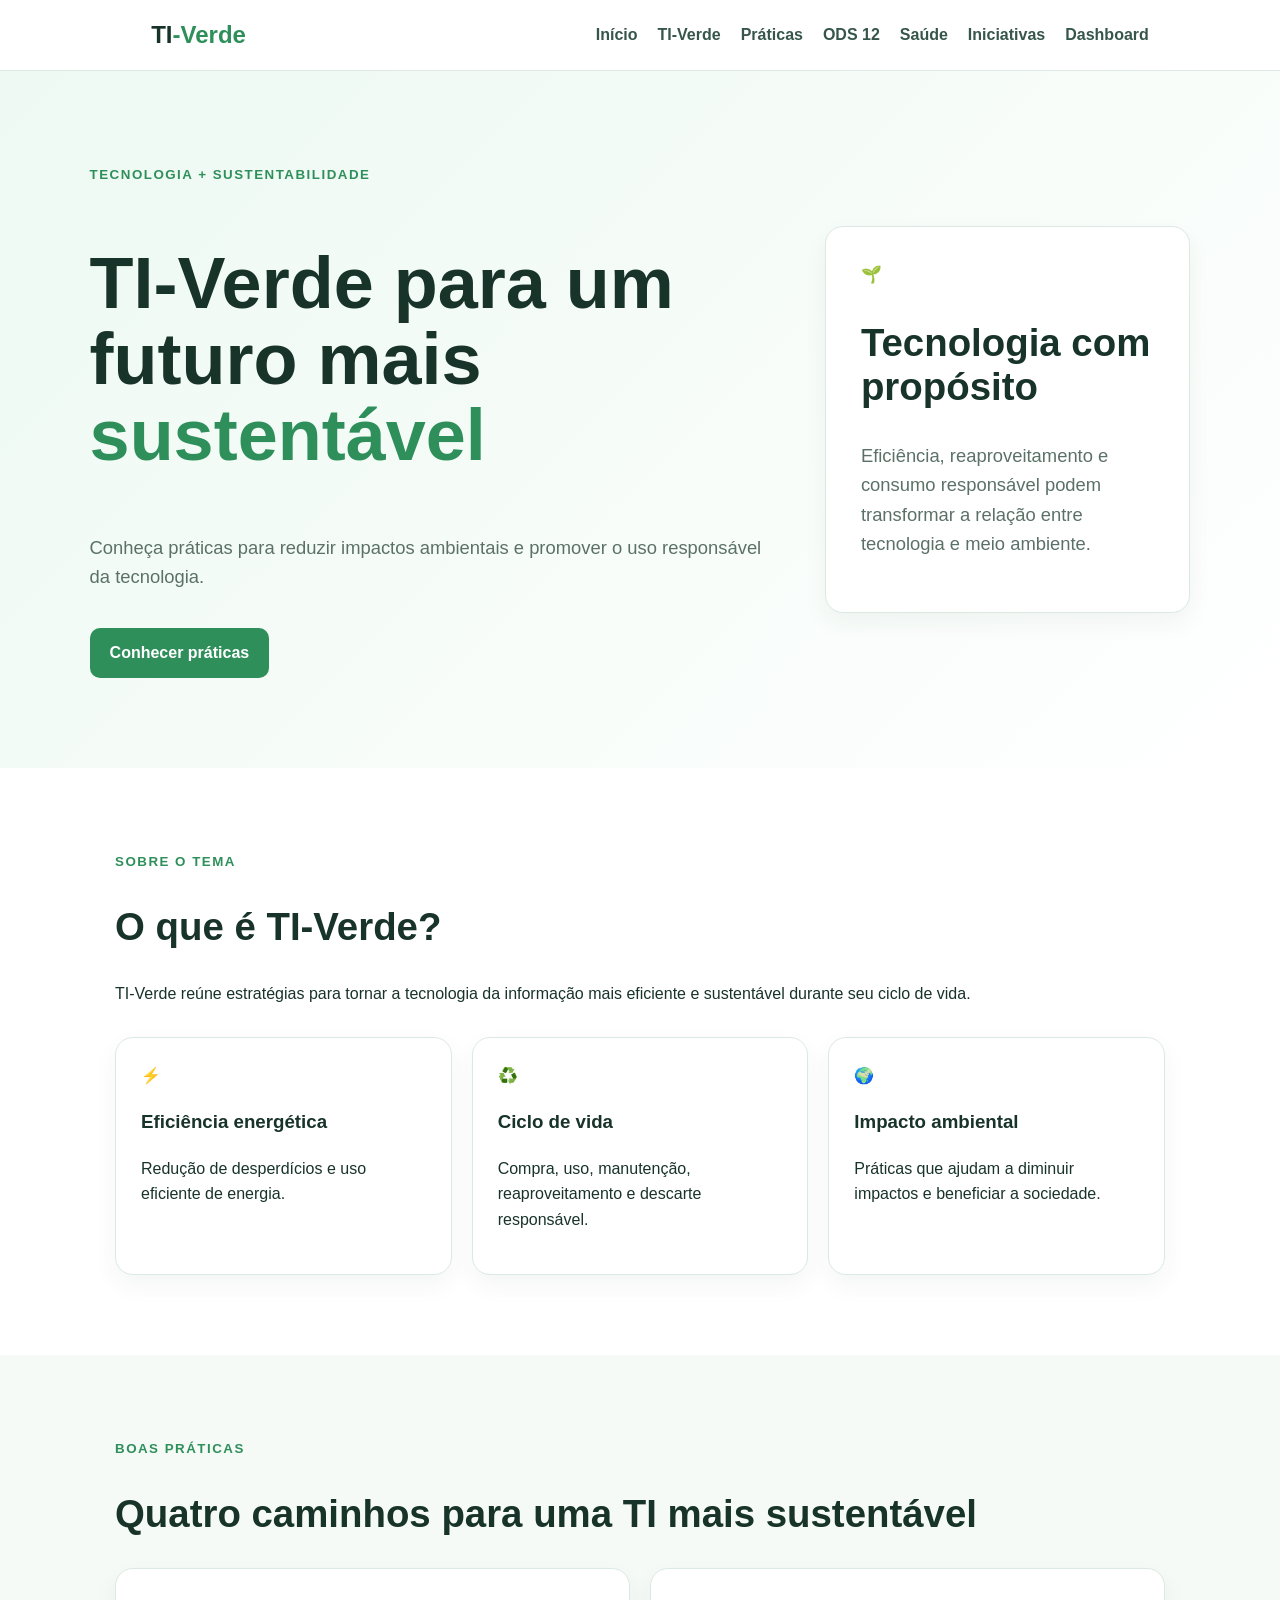
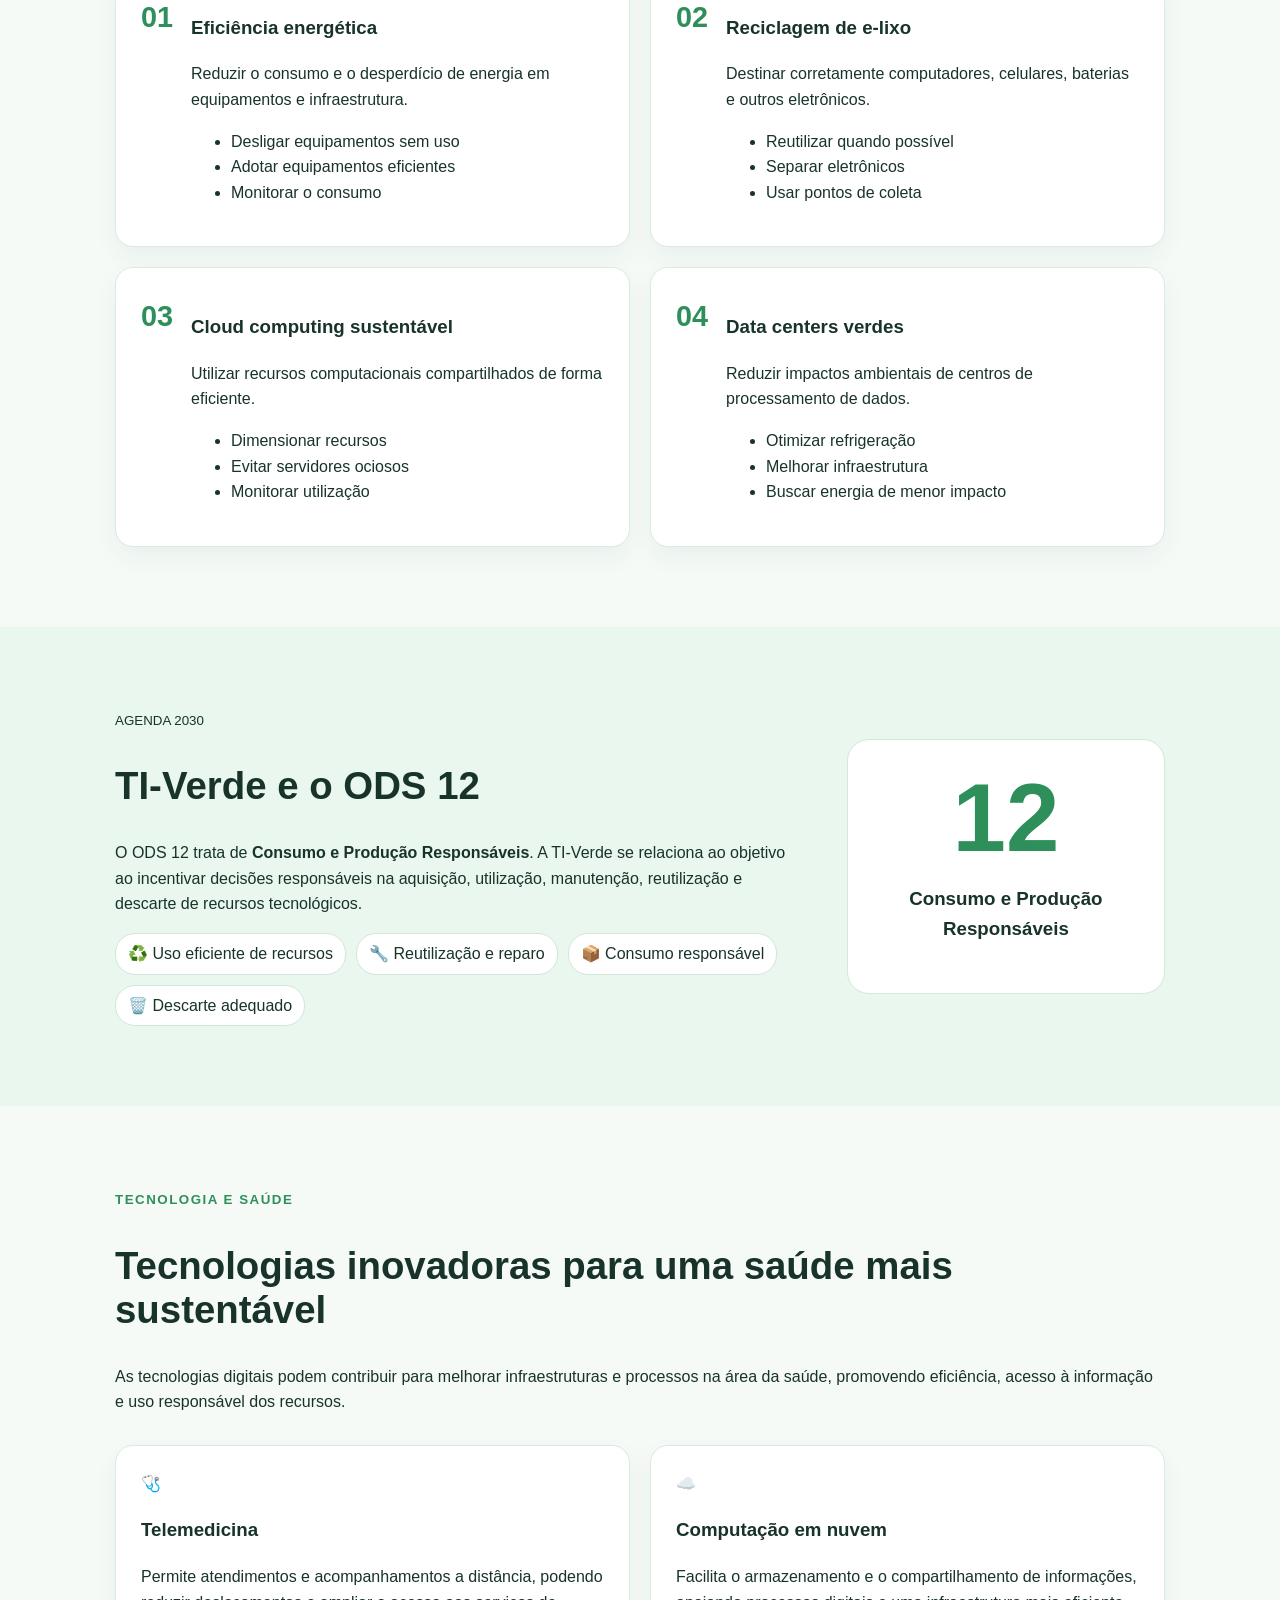
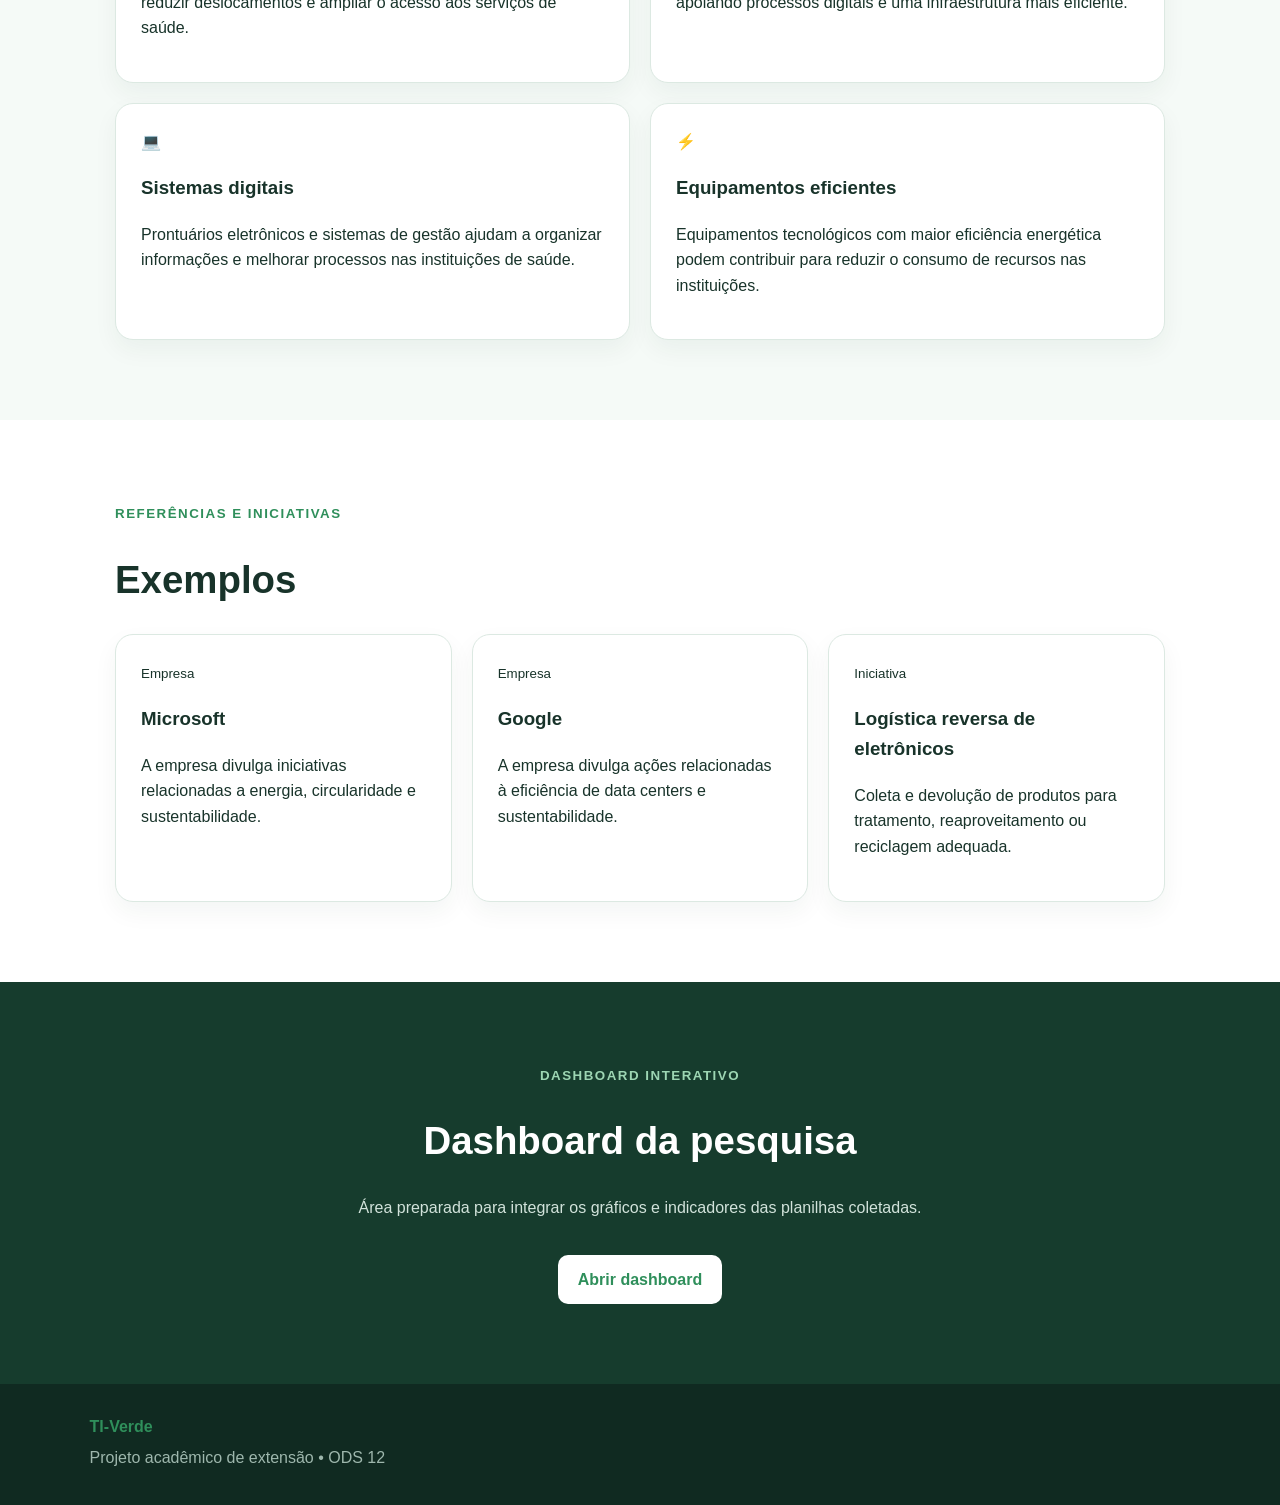
<file: index.html>
<!DOCTYPE html><html lang="pt-BR"><head><meta charset="UTF-8"><meta name="viewport" content="width=device-width,initial-scale=1"><title>TI-Verde | Tecnologia e Sustentabilidade</title><link rel="stylesheet" href="style.css"></head><body><header><nav><a class="logo" href="#inicio">TI<span>-Verde</span></a><button id="menu">☰</button><div id="links"><a href="#inicio">Início</a><a href="#conceito">TI-Verde</a><a href="#praticas">Práticas</a><a href="#ods12">ODS 12</a><a href="#saude">Saúde</a><a href="#iniciativas">Iniciativas</a><a href="#dashboard">Dashboard</a></div></nav></header><main><section id="inicio" class="hero"><div><small>TECNOLOGIA + SUSTENTABILIDADE</small><h1>TI-Verde para um futuro mais <b>sustentável</b></h1><p>Conheça práticas para reduzir impactos ambientais e promover o uso responsável da tecnologia.</p><a class="btn" href="#praticas">Conhecer práticas</a></div><div class="card destaque">🌱<h2>Tecnologia com propósito</h2><p>Eficiência, reaproveitamento e consumo responsável podem transformar a relação entre tecnologia e meio ambiente.</p></div></section><section id="conceito"><small>SOBRE O TEMA</small><h2>O que é TI-Verde?</h2><p>TI-Verde reúne estratégias para tornar a tecnologia da informação mais eficiente e sustentável durante seu ciclo de vida.</p><div class="grid"><article class="card">⚡<h3>Eficiência energética</h3><p>Redução de desperdícios e uso eficiente de energia.</p></article><article class="card">♻️<h3>Ciclo de vida</h3><p>Compra, uso, manutenção, reaproveitamento e descarte responsável.</p></article><article class="card">🌍<h3>Impacto ambiental</h3><p>Práticas que ajudam a diminuir impactos e beneficiar a sociedade.</p></article></div></section><section id="praticas" class="alt"><small>BOAS PRÁTICAS</small><h2>Quatro caminhos para uma TI mais sustentável</h2><div id="praticas-grid" class="grid"></div></section><section id="ods12" class="ods"><div><small>AGENDA 2030</small><h2>TI-Verde e o ODS 12</h2><p>O ODS 12 trata de <strong>Consumo e Produção Responsáveis</strong>. A TI-Verde se relaciona ao objetivo ao incentivar decisões responsáveis na aquisição, utilização, manutenção, reutilização e descarte de recursos tecnológicos.</p><div class="pills"><span>♻️ Uso eficiente de recursos</span><span>🔧 Reutilização e reparo</span><span>📦 Consumo responsável</span><span>🗑️ Descarte adequado</span></div></div><div class="odsbox"><strong>12</strong><h3>Consumo e Produção Responsáveis</h3></div></section><section id="saude" class="alt"><small>TECNOLOGIA E SAÚDE</small><h2>Tecnologias inovadoras para uma saúde mais sustentável</h2><p>As tecnologias digitais podem contribuir para melhorar infraestruturas e processos na área da saúde, promovendo eficiência, acesso à informação e uso responsável dos recursos.</p><div class="grid"><article class="card">🩺<h3>Telemedicina</h3><p>Permite atendimentos e acompanhamentos a distância, podendo reduzir deslocamentos e ampliar o acesso aos serviços de saúde.</p></article><article class="card">☁️<h3>Computação em nuvem</h3><p>Facilita o armazenamento e o compartilhamento de informações, apoiando processos digitais e uma infraestrutura mais eficiente.</p></article><article class="card">💻<h3>Sistemas digitais</h3><p>Prontuários eletrônicos e sistemas de gestão ajudam a organizar informações e melhorar processos nas instituições de saúde.</p></article><article class="card">⚡<h3>Equipamentos eficientes</h3><p>Equipamentos tecnológicos com maior eficiência energética podem contribuir para reduzir o consumo de recursos nas instituições.</p></article></div></section><section id="iniciativas"><small>REFERÊNCIAS E INICIATIVAS</small><h2>Exemplos</h2><div id="iniciativas-grid" class="grid"></div></section><section id="dashboard" class="dark"><small>DASHBOARD INTERATIVO</small><h2>Dashboard da pesquisa</h2><p>Área preparada para integrar os gráficos e indicadores das planilhas coletadas.</p><a class="btn light" href="dashboard_ti_verde.html">Abrir dashboard</a></section></main><footer><b>TI-Verde</b><p>Projeto acadêmico de extensão • ODS 12</p></footer><script src="script.js"></script></body></html>
</file>
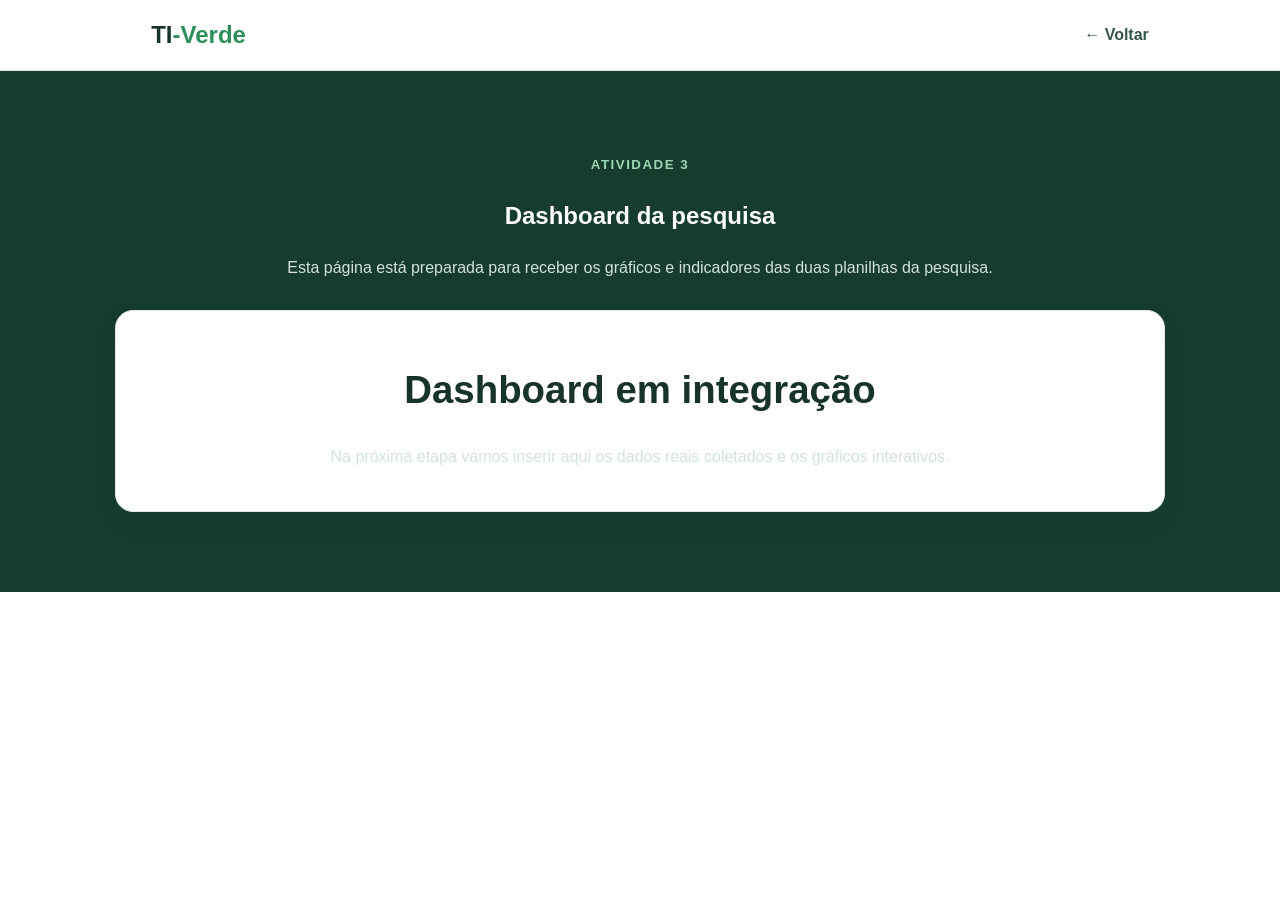
<file: dashboard.html>
<!doctype html><html lang="pt-BR"><head><meta charset="utf-8"><meta name="viewport" content="width=device-width,initial-scale=1"><title>Dashboard | TI-Verde</title><link rel="stylesheet" href="style.css"></head><body><header><nav><a class="logo" href="index.html">TI<span>-Verde</span></a><a href="index.html">← Voltar</a></nav></header><section class="dark"><small>ATIVIDADE 3</small><h1>Dashboard da pesquisa</h1><p>Esta página está preparada para receber os gráficos e indicadores das duas planilhas da pesquisa.</p><div class="card" style="color:#18332a;margin-top:30px"><h2>Dashboard em integração</h2><p>Na próxima etapa vamos inserir aqui os dados reais coletados e os gráficos interativos.</p></div></section></body></html>
</file>
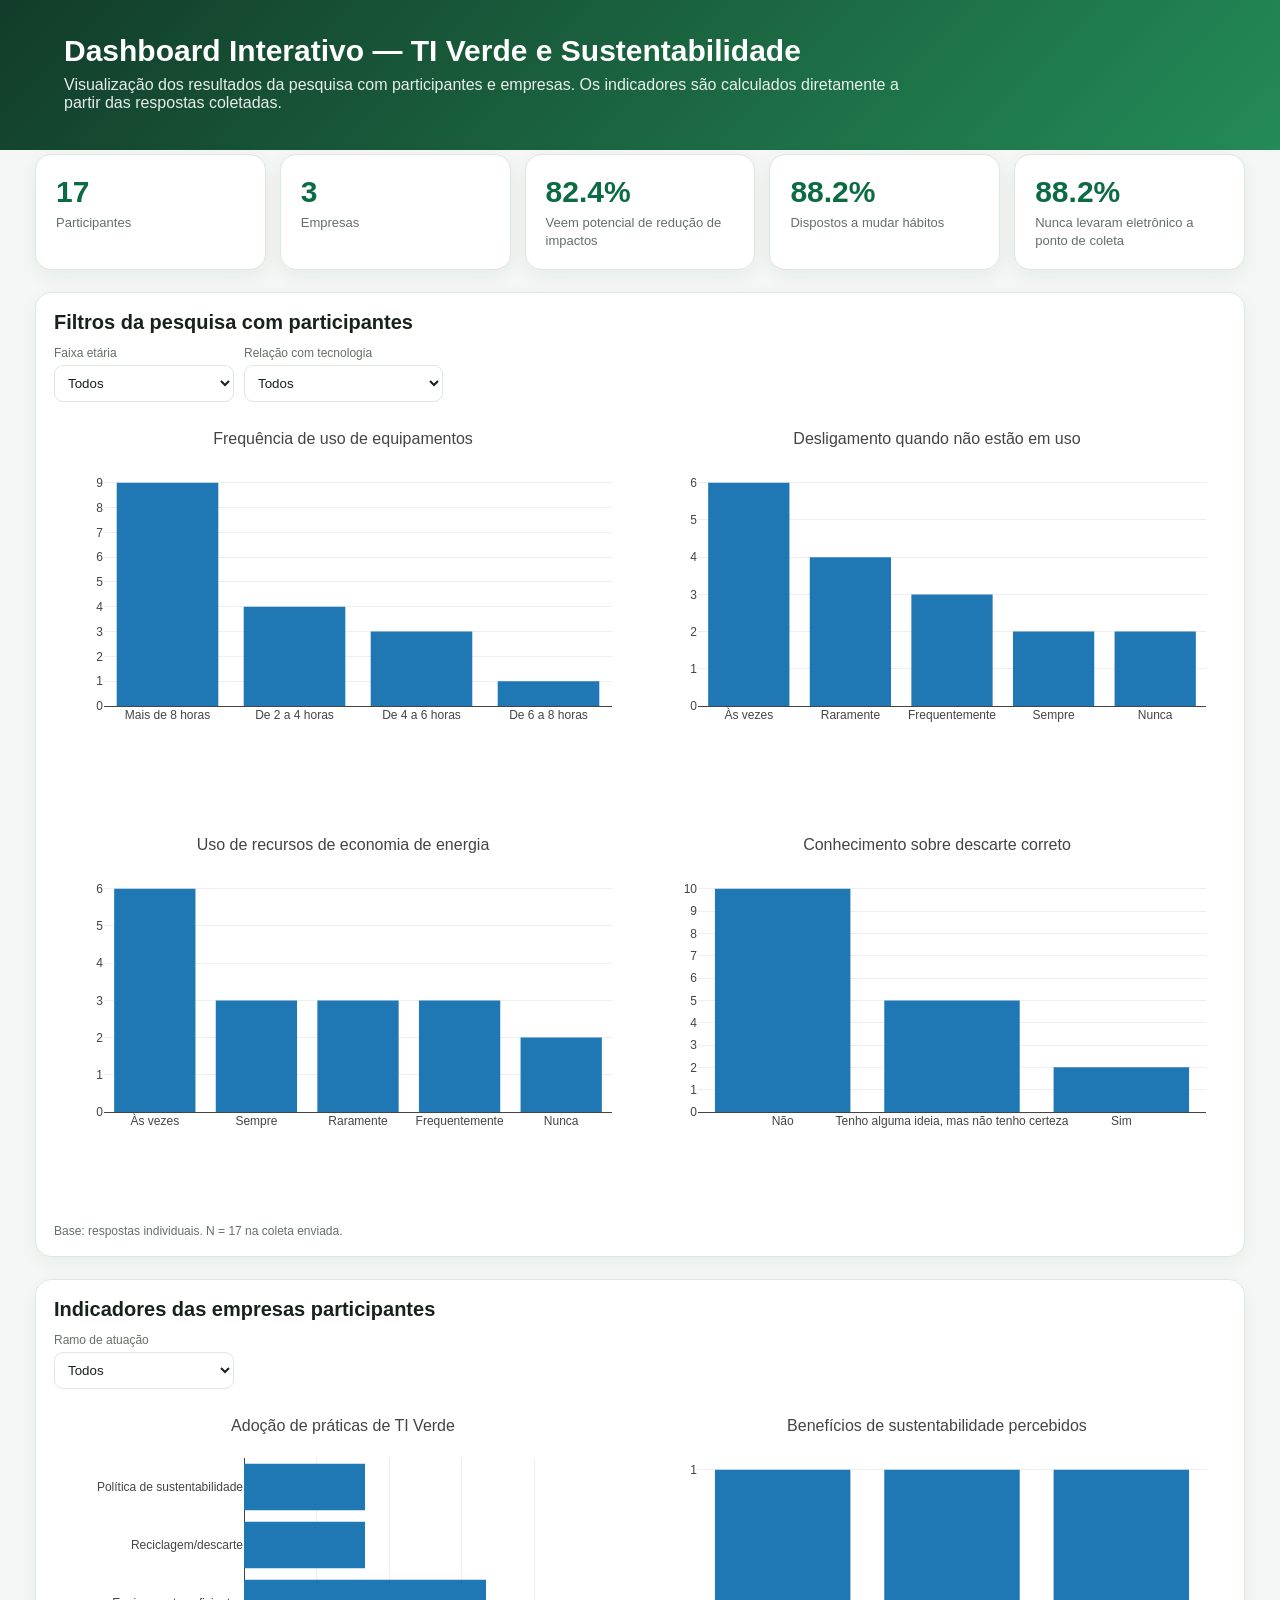
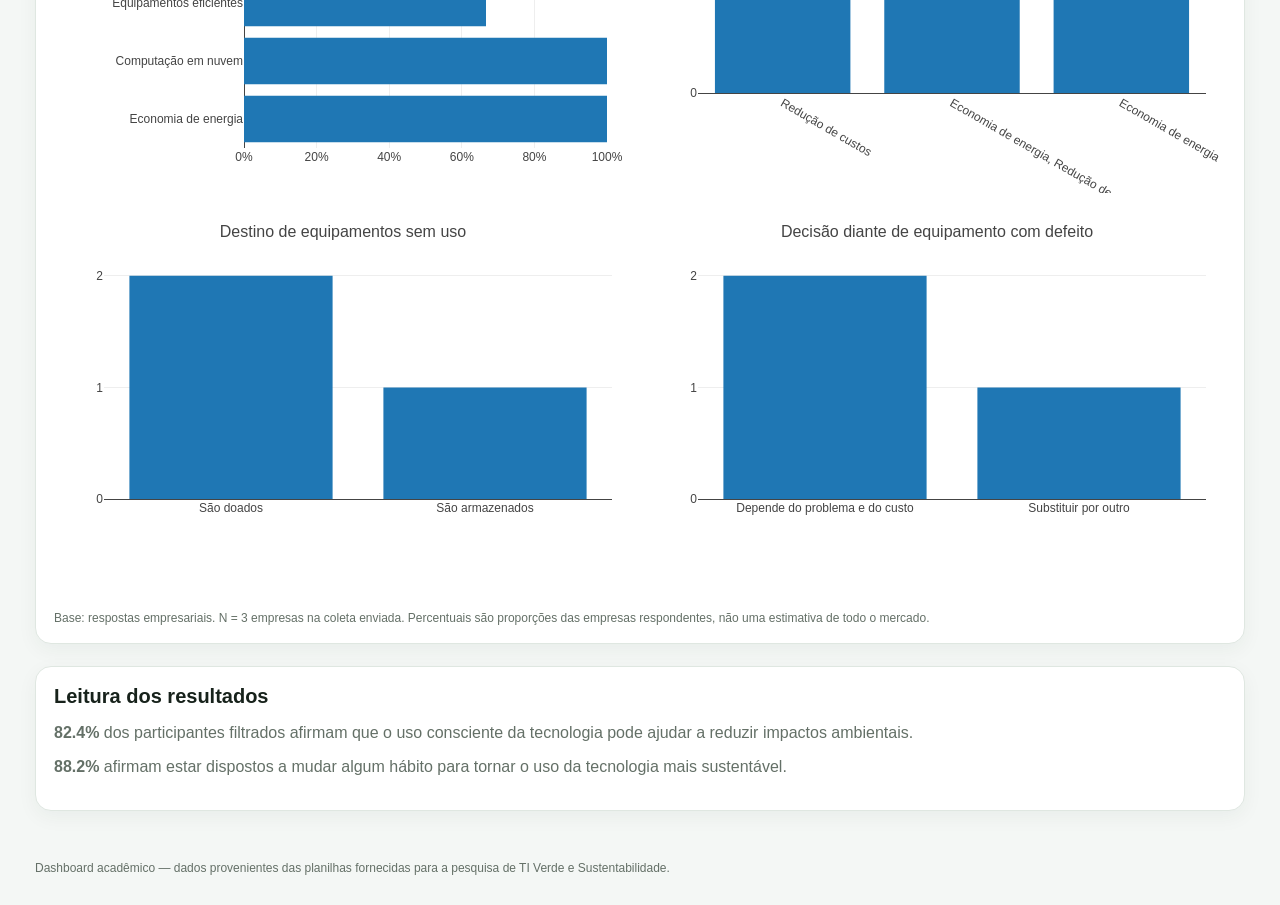
<file: dashboard_ti_verde.html>
<!doctype html>
<html lang="pt-BR">
<head>
<meta charset="utf-8">
<meta name="viewport" content="width=device-width, initial-scale=1">
<title>Dashboard — TI Verde e Sustentabilidade</title>
<script src="https://cdn.plot.ly/plotly-2.35.2.min.js"></script>
<style>
:root{--bg:#f4f7f5;--card:#fff;--ink:#17221b;--muted:#647067;--line:#dfe7e1;--accent:#238b57;--accent2:#0d6b43;--soft:#e9f5ee}
*{box-sizing:border-box}body{margin:0;font-family:Inter,Segoe UI,Arial,sans-serif;background:var(--bg);color:var(--ink)}
header{background:linear-gradient(135deg,#123c29,#238b57);color:white;padding:34px 5vw 38px}
header h1{margin:0 0 8px;font-size:30px}header p{margin:0;opacity:.9;max-width:850px}
main{max-width:1250px;margin:-18px auto 50px;padding:0 20px}
.grid{display:grid;grid-template-columns:repeat(5,1fr);gap:14px}
.kpi{background:var(--card);border:1px solid var(--line);border-radius:16px;padding:20px;box-shadow:0 6px 20px rgba(20,50,30,.06)}
.kpi .num{font-size:30px;font-weight:800;color:var(--accent2)}.kpi .label{font-size:13px;color:var(--muted);margin-top:5px;line-height:1.35}
.section{margin-top:22px}.section h2{font-size:20px;margin:0 0 12px}.section p{color:var(--muted)}
.card{background:var(--card);border:1px solid var(--line);border-radius:16px;padding:18px;box-shadow:0 6px 20px rgba(20,50,30,.05)}
.charts{display:grid;grid-template-columns:1fr 1fr;gap:16px}.chart{min-height:390px}
.filters{display:flex;gap:10px;flex-wrap:wrap;margin-bottom:14px}.filters label{font-size:12px;color:var(--muted);display:flex;flex-direction:column;gap:5px}
select{min-width:180px;border:1px solid var(--line);border-radius:9px;padding:9px;background:white;color:var(--ink)}
.note{font-size:12px;color:var(--muted);margin-top:12px}.full{grid-column:1/-1}
footer{max-width:1250px;margin:0 auto 30px;padding:0 20px;color:var(--muted);font-size:12px}
@media(max-width:900px){.grid{grid-template-columns:repeat(2,1fr)}.charts{grid-template-columns:1fr}}
@media(max-width:520px){.grid{grid-template-columns:1fr}header h1{font-size:24px}}
</style>
</head>
<body>
<header>
  <h1>Dashboard Interativo — TI Verde e Sustentabilidade</h1>
  <p>Visualização dos resultados da pesquisa com participantes e empresas. Os indicadores são calculados diretamente a partir das respostas coletadas.</p>
</header>
<main>
<section class="section">
<div class="grid" id="kpis"></div>
</section>

<section class="section card">
  <h2>Filtros da pesquisa com participantes</h2>
  <div class="filters">
    <label>Faixa etária<select id="age"></select></label>
    <label>Relação com tecnologia<select id="relation"></select></label>
  </div>
  <div class="charts">
    <div id="c1" class="chart"></div>
    <div id="c2" class="chart"></div>
    <div id="c3" class="chart"></div>
    <div id="c4" class="chart"></div>
  </div>
  <div class="note">Base: respostas individuais. N = 17 na coleta enviada.</div>
</section>

<section class="section card">
  <h2>Indicadores das empresas participantes</h2>
  <div class="filters">
    <label>Ramo de atuação<select id="sector"></select></label>
  </div>
  <div class="charts">
    <div id="e1" class="chart"></div>
    <div id="e2" class="chart"></div>
    <div id="e3" class="chart"></div>
    <div id="e4" class="chart"></div>
  </div>
  <div class="note">Base: respostas empresariais. N = 3 empresas na coleta enviada. Percentuais são proporções das empresas respondentes, não uma estimativa de todo o mercado.</div>
</section>

<section class="section card">
  <h2>Leitura dos resultados</h2>
  <div id="insights"></div>
</section>
</main>
<footer>Dashboard acadêmico — dados provenientes das planilhas fornecidas para a pesquisa de TI Verde e Sustentabilidade.</footer>

<script>
const DB = {"people": [{"age": "25 a 34 anos", "relation": "Estudante e trabalhador(a)", "device": "Celular/smartphone", "hours": "De 4 a 6 horas", "turnoff": "Sempre", "energy": "Nunca", "purchase": "Sempre", "disposal": "Guardo em casa", "know_disposal": "Sim", "recycle": "Sim", "greenit": "Sim", "impact": "Sim", "practice": "Economizar energia", "change": "Sim", "ods12": "Não", "importance": "Muito importante"}, {"age": "35 a 44 anos", "relation": "Trabalhador(a)", "device": "Notebook", "hours": "Mais de 8 horas", "turnoff": "Às vezes", "energy": "Às vezes", "purchase": "Raramente", "disposal": "Dou para outra pessoa", "know_disposal": "Não", "recycle": "Não", "greenit": "Não", "impact": "Sim", "practice": "Consertar equipamentos antes de substituí-los", "change": "Sim", "ods12": "Não", "importance": "Importante"}, {"age": "35 a 44 anos", "relation": "Trabalhador(a)", "device": "Celular/smartphone", "hours": "Mais de 8 horas", "turnoff": "Raramente", "energy": "Às vezes", "purchase": "Frequentemente", "disposal": "Dou para outra pessoa", "know_disposal": "Não", "recycle": "Não", "greenit": "Não", "impact": "Sim", "practice": "Economizar energia", "change": "Sim", "ods12": "Não", "importance": "Muito importante"}, {"age": "45 a 54 anos", "relation": "Trabalhador(a)", "device": "Notebook", "hours": "Mais de 8 horas", "turnoff": "Às vezes", "energy": "Nunca", "purchase": "Nunca", "disposal": "Outro", "know_disposal": "Não", "recycle": "Não", "greenit": "Não", "impact": "Sim", "practice": "Outro", "change": "Sim", "ods12": "Não", "importance": "Muito importante"}, {"age": "25 a 34 anos", "relation": "Prefiro não informar", "device": "Celular/smartphone", "hours": "De 2 a 4 horas", "turnoff": "Nunca", "energy": "Sempre", "purchase": "Às vezes", "disposal": "Tento consertar", "know_disposal": "Não", "recycle": "Não", "greenit": "Não", "impact": "Sim", "practice": "Aumentar a vida útil dos equipamentos", "change": "Sim", "ods12": "Não", "importance": "Importante"}, {"age": "45 a 54 anos", "relation": "Trabalhador(a)", "device": "Celular/smartphone", "hours": "Mais de 8 horas", "turnoff": "Raramente", "energy": "Raramente", "purchase": "Às vezes", "disposal": "Jogo no lixo comum", "know_disposal": "Tenho alguma ideia, mas não tenho certeza", "recycle": "Não sabia que isso era possível", "greenit": "Não", "impact": "Sim", "practice": "Reciclar lixo eletrônico", "change": "Sim", "ods12": "Já ouvi falar, mas não conheço bem", "importance": "Importante"}, {"age": "25 a 34 anos", "relation": "Trabalhador(a)", "device": "Notebook", "hours": "Mais de 8 horas", "turnoff": "Às vezes", "energy": "Sempre", "purchase": "Raramente", "disposal": "Guardo em casa", "know_disposal": "Tenho alguma ideia, mas não tenho certeza", "recycle": "Não", "greenit": "Não", "impact": "Sim", "practice": "Comprar equipamentos mais eficientes", "change": "Sim", "ods12": "Não", "importance": "Muito importante"}, {"age": "25 a 34 anos", "relation": "Estudante e trabalhador(a)", "device": "Celular/smartphone", "hours": "Mais de 8 horas", "turnoff": "Raramente", "energy": "Frequentemente", "purchase": "Sempre", "disposal": "Tento consertar", "know_disposal": "Tenho alguma ideia, mas não tenho certeza", "recycle": "Não", "greenit": "Não", "impact": "Sim", "practice": "Reciclar lixo eletrônico", "change": "Sim", "ods12": "Não", "importance": "Muito importante"}, {"age": "18 a 24 anos", "relation": "Estudante e trabalhador(a)", "device": "Celular/smartphone", "hours": "Mais de 8 horas", "turnoff": "Às vezes", "energy": "Frequentemente", "purchase": "Sempre", "disposal": "Tento consertar", "know_disposal": "Não", "recycle": "Não", "greenit": "Não", "impact": "Sim", "practice": "Aumentar a vida útil dos equipamentos", "change": "Sim", "ods12": "Sim", "importance": "Muito importante"}, {"age": "35 a 44 anos", "relation": "Prefiro não informar", "device": "Celular/smartphone", "hours": "Mais de 8 horas", "turnoff": "Raramente", "energy": "Raramente", "purchase": "Sempre", "disposal": "Dou para outra pessoa", "know_disposal": "Tenho alguma ideia, mas não tenho certeza", "recycle": "Não", "greenit": "Não", "impact": "Não sei informar", "practice": "Economizar energia", "change": "Sim", "ods12": "Não", "importance": "Muito importante"}, {"age": "18 a 24 anos", "relation": "Estudante e trabalhador(a)", "device": "Celular/smartphone", "hours": "De 4 a 6 horas", "turnoff": "Frequentemente", "energy": "Frequentemente", "purchase": "Frequentemente", "disposal": "Guardo em casa", "know_disposal": "Não", "recycle": "Não", "greenit": "Não", "impact": "Sim", "practice": "Economizar energia", "change": "Sim", "ods12": "Não", "importance": "Importante"}, {"age": "45 a 54 anos", "relation": "Prefiro não informar", "device": "Celular/smartphone", "hours": "De 2 a 4 horas", "turnoff": "Frequentemente", "energy": "Raramente", "purchase": "Sempre", "disposal": "Guardo em casa", "know_disposal": "Não", "recycle": "Não", "greenit": "Não", "impact": "Sim", "practice": "Utilizar serviços digitais/computação em nuvem de forma consciente", "change": "Talvez", "ods12": "Não", "importance": "Importante"}, {"age": "25 a 34 anos", "relation": "Prefiro não informar", "device": "Celular/smartphone", "hours": "Mais de 8 horas", "turnoff": "Nunca", "energy": "Sempre", "purchase": "Nunca", "disposal": "Outro", "know_disposal": "Não", "recycle": "Não", "greenit": "Não", "impact": "Não sei informar", "practice": "Outro", "change": "Talvez", "ods12": "Não", "importance": "Muito importante"}, {"age": "35 a 44 anos", "relation": "Trabalhador(a)", "device": "Computador de mesa", "hours": "De 2 a 4 horas", "turnoff": "Sempre", "energy": "Às vezes", "purchase": "Frequentemente", "disposal": "Guardo em casa", "know_disposal": "Tenho alguma ideia, mas não tenho certeza", "recycle": "Não", "greenit": "Sim", "impact": "Sim", "practice": "Economizar energia", "change": "Sim", "ods12": "Não", "importance": "Muito importante"}, {"age": "Até 17 anos", "relation": "Estudante", "device": "Celular/smartphone", "hours": "De 6 a 8 horas", "turnoff": "Frequentemente", "energy": "Às vezes", "purchase": "Raramente", "disposal": "Vendo", "know_disposal": "Não", "recycle": "Não", "greenit": "Não", "impact": "Não", "practice": "Utilizar serviços digitais/computação em nuvem de forma consciente", "change": "Sim", "ods12": "Não", "importance": "Importante"}, {"age": "25 a 34 anos", "relation": "Estudante", "device": "Celular/smartphone", "hours": "De 4 a 6 horas", "turnoff": "Às vezes", "energy": "Às vezes", "purchase": "Às vezes", "disposal": "Guardo em casa", "know_disposal": "Sim", "recycle": "Não", "greenit": "Não", "impact": "Sim", "practice": "Comprar equipamentos mais eficientes", "change": "Sim", "ods12": "Não", "importance": "Importante"}, {"age": "25 a 34 anos", "relation": "Trabalhador(a)", "device": "Celular/smartphone", "hours": "De 2 a 4 horas", "turnoff": "Às vezes", "energy": "Às vezes", "purchase": "Às vezes", "disposal": "Vendo", "know_disposal": "Não", "recycle": "Não", "greenit": "Não", "impact": "Sim", "practice": "Desligar equipamentos quando não utilizados", "change": "Sim", "ods12": "Não", "importance": "Importante"}], "companies": [{"name": "Biano Produções Artísticas", "sector": "Audiovisual", "employees": 1, "equipment": "Computadores de mesa, Notebooks, Celulares/smartphones, Equipamentos de áudio", "energy_practice": "Sim", "energy_actions": "Desligar equipamentos quando não estão em uso", "efficient": "Sim", "old_equipment": "São doados", "recycling": "Não", "repair": "Substituir por outro", "cloud": "Sim", "cloud_benefit": "Facilidade de acesso aos dados", "sustain_benefit": "Redução de custos", "policy": "Está em implantação"}, {"name": "TDLIBRAS - Curso de Libras", "sector": "Educação", "employees": 1, "equipment": "Notebooks, Celulares/smartphones, Impressoras, Equipamentos de áudio, Equipamentos de rede", "energy_practice": "Sim", "energy_actions": "Desligar equipamentos quando não estão em uso", "efficient": "Parcialmente", "old_equipment": "São doados", "recycling": "Sim", "repair": "Depende do problema e do custo", "cloud": "Sim", "cloud_benefit": "Facilidade de acesso aos dados, Maior flexibilidade", "sustain_benefit": "Economia de energia, Redução de custos, Maior vida útil dos equipamentos", "policy": "Sim"}, {"name": "https://cardaply.shop/", "sector": "TECNOLOGIA", "employees": 1, "equipment": "Computadores de mesa", "energy_practice": "Sim", "energy_actions": "Desligar equipamentos quando não estão em uso", "efficient": "Sim", "old_equipment": "São armazenados", "recycling": "Não", "repair": "Depende do problema e do custo", "cloud": "Sim", "cloud_benefit": "Facilidade de acesso aos dados", "sustain_benefit": "Economia de energia", "policy": "Não"}], "metrics": {"people": 17, "companies": 3, "impact_yes": 14, "willing_yes": 15, "no_greenit": 15, "no_disposal_knowledge": 10, "no_collection": 15, "company_energy": 3, "company_cloud": 3, "company_efficient": 2, "company_recycling": 1, "company_policy": 1}, "metrics_pct": {"impact_yes": 82.4, "willing_yes": 88.2, "no_greenit": 88.2, "no_disposal_knowledge": 58.8, "no_collection": 88.2, "company_energy": 100.0, "company_cloud": 100.0, "company_efficient": 66.7, "company_recycling": 33.3, "company_policy": 33.3}};

const q = (id)=>document.getElementById(id);
const pct = (x,n)=> n ? (100*x/n).toFixed(1)+'%' : '0%';
function options(id, vals){
  const el=q(id); el.innerHTML='<option value="__ALL__">Todos</option>'+[...new Set(vals)].filter(Boolean).sort().map(v=>`<option>${esc(v)}</option>`).join('');
}
function esc(s){return String(s).replace(/[&<>"']/g,m=>({'&':'&amp;','<':'&lt;','>':'&gt;','"':'&quot;',"'":'&#39;'}[m]));}
options('age',DB.people.map(x=>x.age)); options('relation',DB.people.map(x=>x.relation)); options('sector',DB.companies.map(x=>x.sector));

function filteredPeople(){
  const a=q('age').value, r=q('relation').value;
  return DB.people.filter(x=>(a==='__ALL__'||x.age===a)&&(r==='__ALL__'||x.relation===r));
}
function filteredCompanies(){
  const s=q('sector').value; return DB.companies.filter(x=>s==='__ALL__'||x.sector===s);
}
function vals(rows,key){let m={}; rows.forEach(x=>{if(x[key])m[x[key]]=(m[x[key]]||0)+1}); return Object.entries(m).sort((a,b)=>b[1]-a[1]);}
function bar(id,title,rows,key){
  const v=vals(rows,key);
  Plotly.newPlot(id,[{type:'bar',x:v.map(x=>x[0]),y:v.map(x=>x[1]),hovertemplate:'%{x}<br>%{y} respostas<extra></extra>'}],
    {title:{text:title,font:{size:16}},margin:{l:50,r:20,t:55,b:100},paper_bgcolor:'white',plot_bgcolor:'white',yaxis:{dtick:1},font:{family:'Inter, Arial'},showlegend:false}, {responsive:true,displayModeBar:false});
}
function horizontal(id,title,labels,values,suffix=''){
 Plotly.newPlot(id,[{type:'bar',orientation:'h',y:labels,x:values,hovertemplate:'%{y}<br>%{x}'+suffix+'<extra></extra>'}],
 {title:{text:title,font:{size:16}},margin:{l:190,r:25,t:55,b:45},paper_bgcolor:'white',plot_bgcolor:'white',font:{family:'Inter, Arial'},xaxis:{range:[0,100],ticksuffix:suffix},showlegend:false},{responsive:true,displayModeBar:false});
}
function updatePeople(){
 const rows=filteredPeople(), n=rows.length;
 bar('c1','Frequência de uso de equipamentos',rows,'hours');
 bar('c2','Desligamento quando não estão em uso',rows,'turnoff');
 bar('c3','Uso de recursos de economia de energia',rows,'energy');
 bar('c4','Conhecimento sobre descarte correto',rows,'know_disposal');
 const impact=rows.filter(x=>x.impact==='Sim').length;
 q('insights').innerHTML=`<p><strong>${pct(impact,n)}</strong> dos participantes filtrados afirmam que o uso consciente da tecnologia pode ajudar a reduzir impactos ambientais.</p>
 <p><strong>${pct(rows.filter(x=>x.change==='Sim',).length,n)}</strong> afirmam estar dispostos a mudar algum hábito para tornar o uso da tecnologia mais sustentável.</p>`;
}
function updateCompanies(){
 const rows=filteredCompanies(), n=rows.length;
 const labels=['Economia de energia','Computação em nuvem','Equipamentos eficientes','Reciclagem/descarte','Política de sustentabilidade'];
 const keys=['energy_practice','cloud','efficient','recycling','policy'];
 const yes=keys.map(k=>rows.filter(x=>x[k]==='Sim').length);
 horizontal('e1','Adoção de práticas de TI Verde',labels,yes.map(x=>n?100*x/n:0),'%');
 bar('e2','Benefícios de sustentabilidade percebidos',rows,'sustain_benefit');
 bar('e3','Destino de equipamentos sem uso',rows,'old_equipment');
 bar('e4','Decisão diante de equipamento com defeito',rows,'repair');
}
function renderKpis(){
 const m=DB.metrics, p=DB.metrics_pct;
 const items=[
  [m.people,'Participantes'],
  [m.companies,'Empresas'],
  [p.impact_yes+'%','Veem potencial de redução de impactos'],
  [p.willing_yes+'%','Dispostos a mudar hábitos'],
  [p.no_collection+'%','Nunca levaram eletrônico a ponto de coleta']
 ];
 q('kpis').innerHTML=items.map(x=>`<div class="kpi"><div class="num">${x[0]}</div><div class="label">${x[1]}</div></div>`).join('');
}
['age','relation'].forEach(id=>q(id).addEventListener('change',updatePeople));
q('sector').addEventListener('change',updateCompanies);
renderKpis(); updatePeople(); updateCompanies();
</script>
</body>
</html>
</file>
<file: style.css>
*{box-sizing:border-box}html{scroll-behavior:smooth}body{margin:0;font-family:Arial,sans-serif;color:#18332a;line-height:1.6}header{position:sticky;top:0;background:#fff;border-bottom:1px solid #dfeae4;z-index:10}nav{max-width:1120px;margin:auto;height:70px;display:flex;align-items:center;justify-content:space-between;padding:0 4%}.logo{font-size:1.5rem;font-weight:800;color:#18332a;text-decoration:none}.logo span,b{color:#2f8f5b}nav a{margin-left:20px;text-decoration:none;color:#36564b;font-weight:600}#menu{display:none;background:none;border:0;font-size:25px}.hero{background:linear-gradient(135deg,#edf9f2,#fff);padding:90px 7%;display:grid;grid-template-columns:1.5fr .8fr;gap:50px;align-items:center}.hero h1{font-size:clamp(2.5rem,6vw,4.5rem);line-height:1.05}.hero p{font-size:1.15rem;color:#5b7168}.hero small,section>small{color:#2f8f5b;font-weight:800;letter-spacing:1.5px}.btn{display:inline-block;background:#2f8f5b;color:white;text-decoration:none;padding:12px 20px;border-radius:10px;font-weight:bold;margin-top:18px}.card{background:#fff;border:1px solid #dce9e2;border-radius:18px;padding:25px;box-shadow:0 10px 25px #18332a0d}.destaque{padding:35px;font-size:1.05rem}section{padding:80px max(5%,calc((100% - 1050px)/2))}section h2{font-size:2.4rem;line-height:1.15}.grid{display:grid;grid-template-columns:repeat(3,1fr);gap:20px;margin-top:30px}.alt{background:#f5faf7}.alt .grid{grid-template-columns:repeat(2,1fr)}.practice{display:flex;gap:18px}.num{font-size:1.8rem;font-weight:800;color:#2f8f5b}.ods{background:#e9f7ef;display:grid;grid-template-columns:1.5fr .7fr;gap:50px;align-items:center}.pills{display:flex;flex-wrap:wrap;gap:10px}.pills span{background:white;border:1px solid #d2e6da;border-radius:20px;padding:7px 12px}.odsbox{background:#fff;border:1px solid #d4e8db;border-radius:22px;text-align:center;padding:30px}.odsbox strong{font-size:6rem;color:#2f8f5b;line-height:1}.dark{background:#163c2d;color:white;text-align:center}.dark p{color:#d2e3db}.light{background:white;color:#2f8f5b}.dark small{color:#9dd6b3}footer{background:#102a21;color:#cfe0d8;padding:30px 7%}footer p{margin:5px 0;color:#9eb7ad}@media(max-width:750px){#menu{display:block}#links{display:none;position:absolute;top:70px;left:0;right:0;background:#fff;padding:20px}#links.open{display:flex;flex-direction:column}nav a{margin:8px}.hero,.ods{grid-template-columns:1fr}.grid,.alt .grid{grid-template-columns:1fr}section{padding:60px 6%}}
</file>
